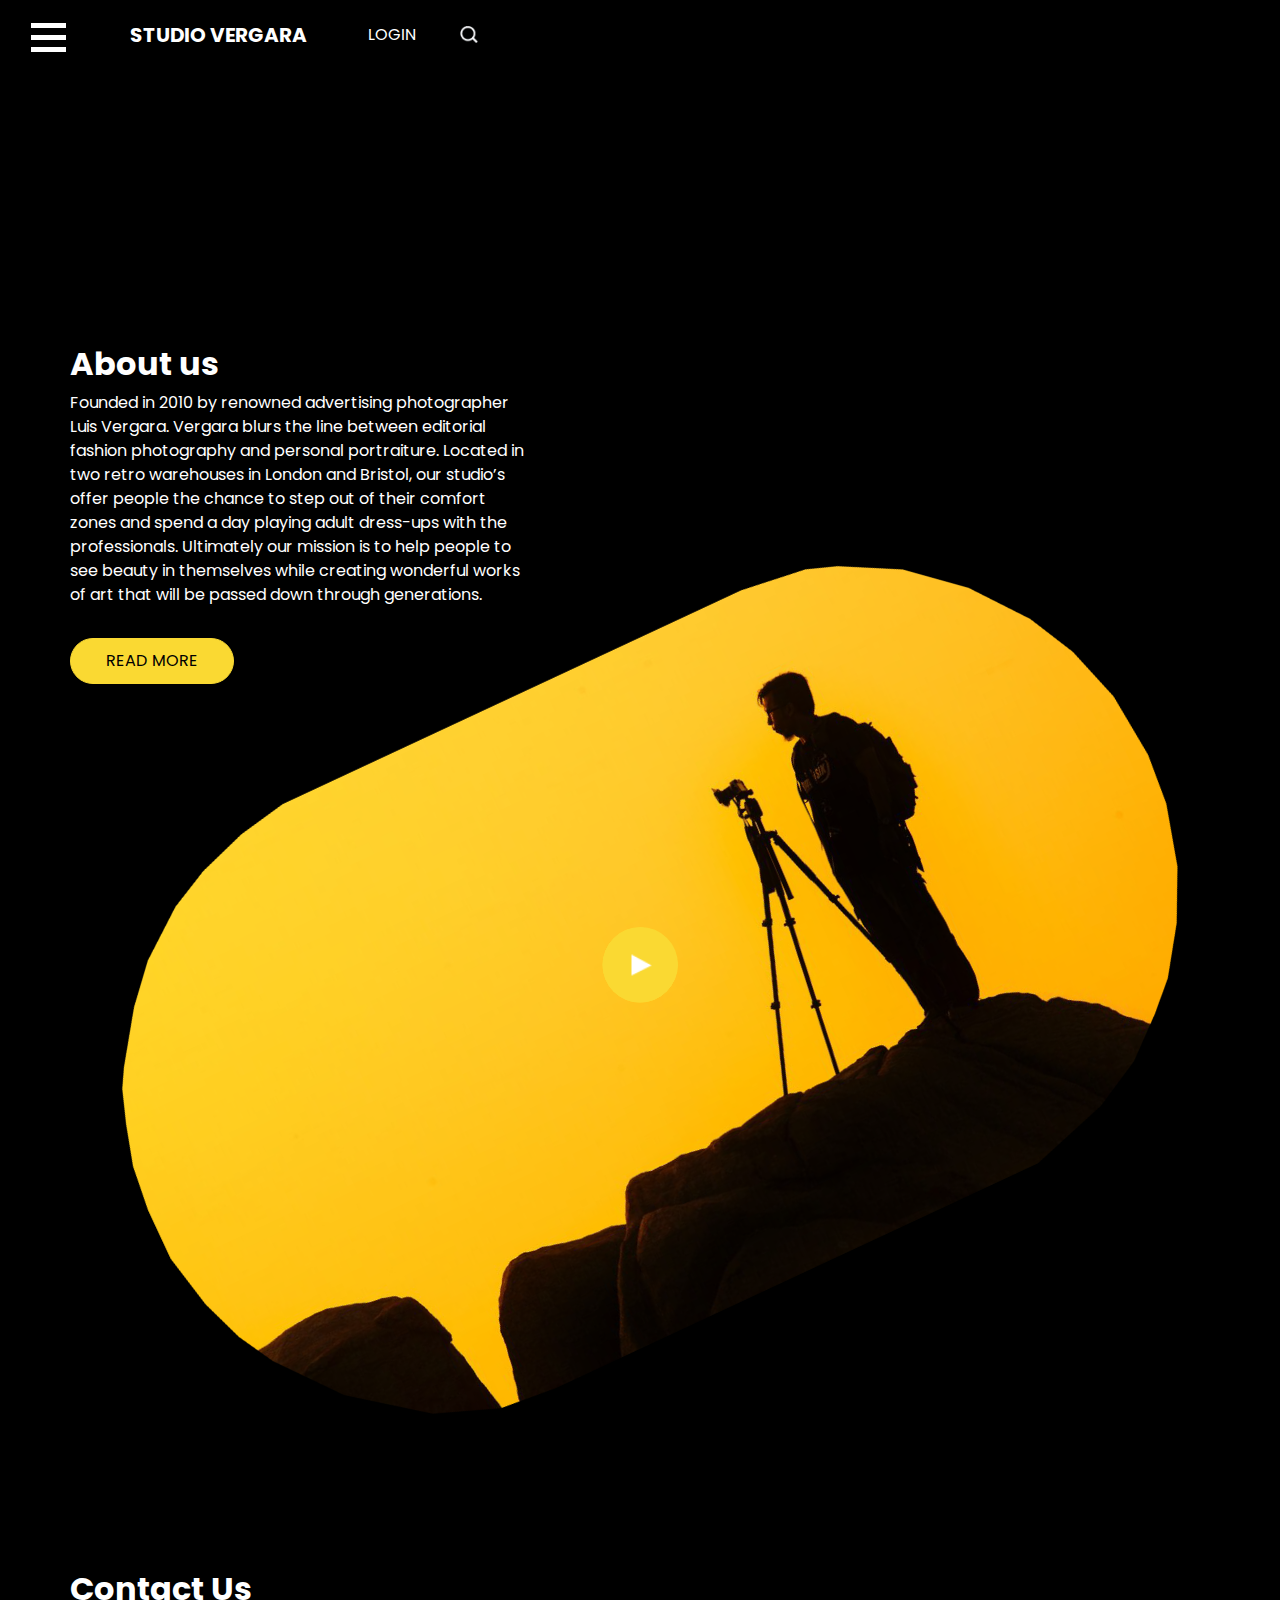
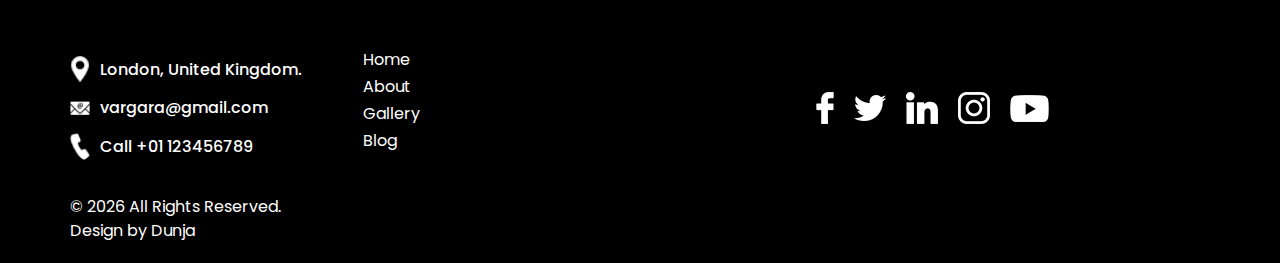
<file: about.html>
<!DOCTYPE html>
<html lang="en">

<head>
  <!-- Basic -->
  <meta charset="utf-8" />
  <meta http-equiv="X-UA-Compatible" content="IE=edge" />
  <!-- Mobile Metas -->
  <meta name="viewport" content="width=device-width, initial-scale=1, shrink-to-fit=no" />
  <!-- Site Metas -->
  <meta name="keywords" content="" />
  <meta name="description" content="" />
  <meta name="author" content="" />

  <title>Studio Vergara</title>

  <!-- slider stylesheet -->
  <link rel="stylesheet" type="text/css" href="https://cdnjs.cloudflare.com/ajax/libs/OwlCarousel2/2.3.4/assets/owl.carousel.min.css" />

  <!-- bootstrap core css -->
  <link rel="stylesheet" type="text/css" href="css/bootstrap.css" />

  <!-- Custom styles for this template -->
  <link href=" css/style.css" rel="stylesheet" />
  <!-- responsive style -->
  <link href="css/responsive.css" rel="stylesheet" />
</head>

<body class="sub_page">
  <div class="hero_area">
    <!-- header section strats -->
    <header class="header_section">
      <div class="container-fluid">
        <nav class="navbar navbar-expand-lg custom_nav-container d-block">
          <div class="main_nav_menu">
            <div class="fk_width">
              <div class="custom_menu-btn">
                <button onclick="openNav()">
                  <span class="s-1"> </span>
                  <span class="s-2"> </span>
                  <span class="s-3"> </span>
                </button>
              </div>
              <div id="myNav" class="overlay">
                <div class="overlay-content">
                  <a class="" href="index.html">Home <span class="sr-only">(current)</span></a>
                  <a class="" href="about.html">About </a>
                  <a class="" href="gallery.html">Gallery </a>
                  <a class="" href="blog.html">Blog </a>
                
                </div>
              </div>
            </div>
            <a class="navbar-brand" href="index.html">
              <span>
                Studio Vergara
              </span>
            </a>
            <div class="user_option">
              <a href="#">
                login
              </a>
              <form class="form-inline ">
                <button class="btn  nav_search-btn" type="submit"></button>
              </form>
            </div>
          </div>
        </nav>
      </div>
    </header>
    <!-- end header section -->
  </div>

  <div class="layout_padding">
    <!-- about section -->

    <section class="about_section layout_padding">
      <div class="container">
        <div class="row">
          <div class="col-md-5">
            <div class="detail-box">
              <div class="heading_container">
                <h2>
                  About us
                </h2>
                <p>
  
                  Founded in 2010 by renowned advertising photographer Luis Vergara. Vergara blurs the line between
                  editorial fashion photography and personal portraiture. Located in two retro warehouses in London and
                  Bristol, our studio’s offer people the chance to step out of their comfort zones and spend a day playing
                  adult dress-ups with the professionals.
  
                  Ultimately our mission is to help people to see beauty in themselves while creating wonderful works of
                  art that will be passed down through generations.
                </p>
                <a href="">
                  Read More
                </a>
              </div>
            </div>
          </div>
        </div>
      </div>
      <div class="img-box">
        <div class="play_btn">
          <a href="#">
            <img src="images/play.png" alt="" />
          </a>
        </div>
        <img src="images/about-img.png" class="about-img" alt="" />
      </div>
    </section>
  
    <!-- end about section -->
  </div>


  <!-- info section -->

  <section class="info_section ">
    <div class="info_container layout_padding-top">
      <div class="container">
        <div class="heading_container">
          <h2>
            Contact Us
          </h2>
        </div>
        <div class="info_main">
          <div class="row">
            <div class="col-md-4 col-lg-3">
              <div class="info_contact ">
                <a href="#" class="link-box">
                  <div class="img-box">
                    <img src="images/location.png" alt="" />
                  </div>
                  <div class="detail-box">
                    <h6>
                      London, United Kingdom.
                    </h6>
                  </div>
                </a>
                <a href="#" class="link-box">
                  <div class="img-box">
                    <img src="images/mail.png" alt="" />
                  </div>
                  <div class="detail-box">
                    <h6>
                      vargara@gmail.com
                    </h6>
                  </div>
                </a>
                <a href="#" class="link-box">
                  <div class="img-box">
                    <img src="images/call.png" alt="" />
                  </div>
                  <div class="detail-box">
                    <h6>
                      Call +01 123456789
                    </h6>
                  </div>
                </a>
              </div>
            </div>
            <div class="col-md-2 col-lg-3">
              <div class="info_link-box">
                <ul>
                  <li class=" ">
                    <a class="" href="index.html">Home <span class="sr-only">(current)</span></a>
                  </li>
                  <li class="">
                    <a class="" href="about.html">About </a>
                  </li>
                  <li class="">
                    <a class="" href="gallery.html">Gallery </a>
                  </li>
                  <li class="">
                    <a class="" href="blog.html">Blog </a>
                  </li>
                </ul>
              </div>
            </div>
            <div class="col-md-6 ">
              <div class="social_box">
                <a href="#">
                  <img src="images/facebook.png" alt="" />
                </a>
                <a href="#">
                  <img src="images/twitter.png" alt="" />
                </a>
                <a href="#">
                  <img src="images/linkedin.png" alt="" />
                </a>
                <a href="#">
                  <img src="images/instagram.png" alt="" />
                </a>
                <a href="#">
                  <img src="images/youtube.png" alt="" />
                </a>
              </div>
            </div>
          </div>
        </div>
      </div>
    </div>
  </section>

  <!-- end info section -->

  <!-- footer section -->
  <footer class="footer_section ">
    <div class="container">
      <p>
        &copy; <span id="displayYear"></span> All Rights Reserved. <br>
          Design by Dunja</a>
      </p>
    </div>
  </footer>
  <!-- footer section -->

  <script src="js/jquery-3.4.1.min.js"></script>
  <script src="js/bootstrap.js"></script>
  <script src="https://cdnjs.cloudflare.com/ajax/libs/OwlCarousel2/2.3.4/owl.carousel.min.js"></script>
  <script src="js/custom.js"></script>
</body>

</html>
</file>
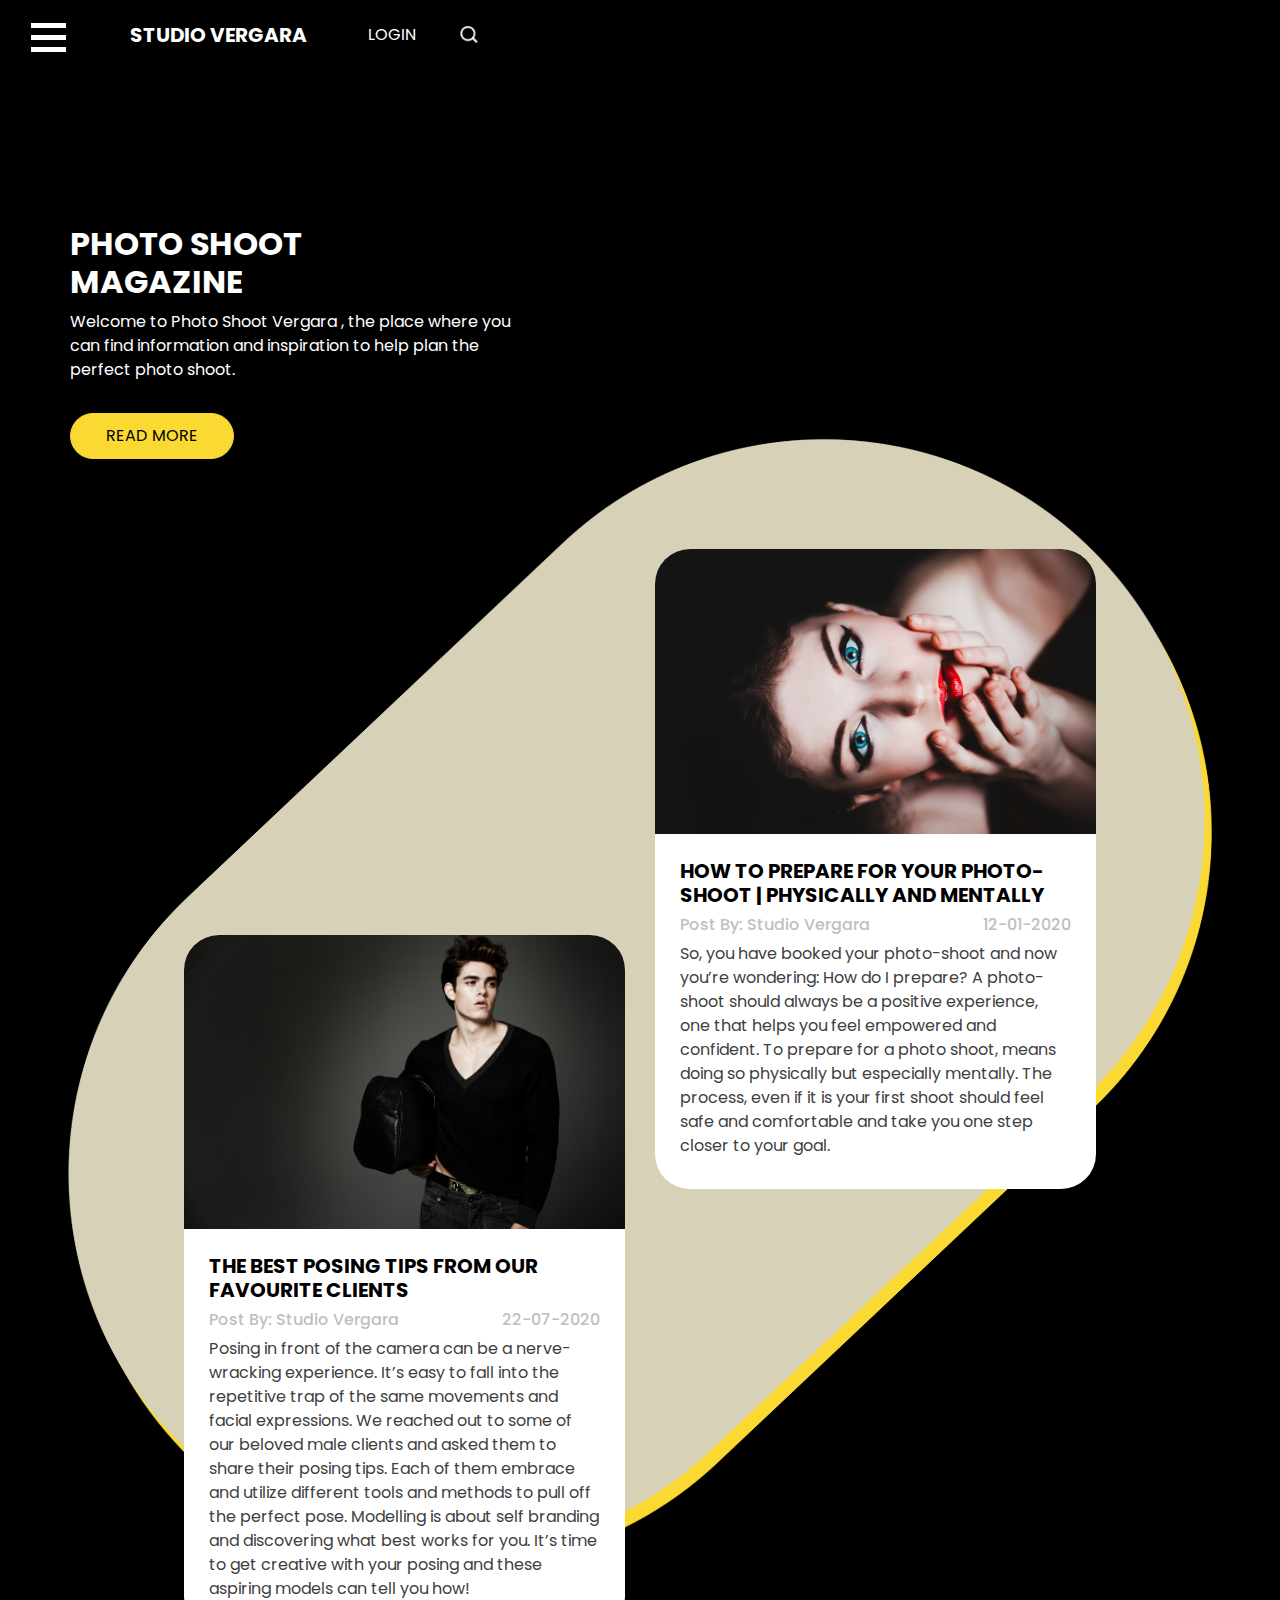
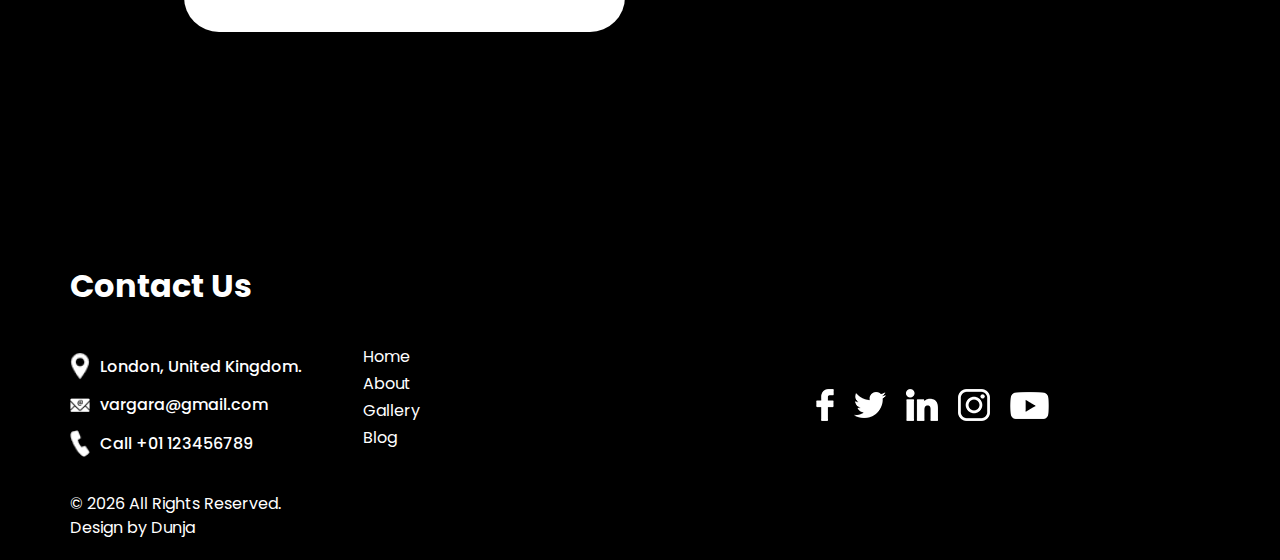
<file: blog.html>
<!DOCTYPE html>
<html lang="en">

<head>
  <!-- Basic -->
  <meta charset="utf-8" />
  <meta http-equiv="X-UA-Compatible" content="IE=edge" />
  <!-- Mobile Metas -->
  <meta name="viewport" content="width=device-width, initial-scale=1, shrink-to-fit=no" />
  <!-- Site Metas -->
  <meta name="keywords" content="" />
  <meta name="description" content="" />
  <meta name="author" content="" />

  <title> Studio Vergara</title>

  <!-- slider stylesheet -->
  <link rel="stylesheet" type="text/css" href="https://cdnjs.cloudflare.com/ajax/libs/OwlCarousel2/2.3.4/assets/owl.carousel.min.css" />

  <!-- bootstrap core css -->
  <link rel="stylesheet" type="text/css" href="css/bootstrap.css" />

  <!-- Custom styles for this template -->
  <link href=" css/style.css" rel="stylesheet" />
  <!-- responsive style -->
  <link href="css/responsive.css" rel="stylesheet" />
</head>

<body class="sub_page">
  <div class="hero_area">
    <!-- header section strats -->
    <header class="header_section">
      <div class="container-fluid">
        <nav class="navbar navbar-expand-lg custom_nav-container d-block">
          <div class="main_nav_menu">
            <div class="fk_width">
              <div class="custom_menu-btn">
                <button onclick="openNav()">
                  <span class="s-1"> </span>
                  <span class="s-2"> </span>
                  <span class="s-3"> </span>
                </button>
              </div>
              <div id="myNav" class="overlay">
                <div class="overlay-content">
                  <a class="" href="index.html">Home <span class="sr-only">(current)</span></a>
                  <a class="" href="about.html">About </a>
                  <a class="" href="gallery.html">Gallery </a>
                  <a class="" href="blog.html">Blog </a>
                 
                </div>
              </div>
            </div>
            <a class="navbar-brand" href="index.html">
              <span>
                Studio Vergara
              </span>
            </a>
            <div class="user_option">
              <a href="#">
                login
              </a>
              <form class="form-inline ">
                <button class="btn  nav_search-btn" type="submit"></button>
              </form>
            </div>
          </div>
        </nav>
      </div>
    </header>
    <!-- end header section -->
  </div>

  <div class="layout_padding-bottom">

    <!-- blog section -->
    <section class="blog_section layout_padding">
      <div class="container">
        <div class="row">
          <div class="col-md-5">
            <div class="detail-box">
              <div class="heading_container">
                <h2>
                  PHOTO SHOOT <br> MAGAZINE
                </h2>
                <p>
                  Welcome to Photo Shoot Vergara , the place where you can find information and inspiration to help plan
                  the perfect photo shoot.
                </p>
                <a href="">
                  Read More
                </a>
              </div>
            </div>
          </div>
        </div>
      </div>
      <div class="blog_container">
        <div class="blog_bg">
          <img src="images/gallery-bg.png" alt="" />
        </div>
        <div class="container">
          <div class="blog_box">
            <div class="row">
              <div class="col-md-6">
                <div class="box b1">
                  <div class="img-box">
                    <img src="images/2.jpg" alt="" />
                  </div>
                  <div class="blog-detail">
                    <div class="blog_title">
                      <h5>
                        THE BEST POSING TIPS FROM OUR FAVOURITE CLIENTS
                      </h5>
                      <div class="blog_post">
                        <h6>
                          Post By: Studio Vergara
                        </h6>
                        <h6>
                          22-07-2020
                        </h6>
                      </div>
                    </div>
                    <p>
                      Posing in front of the camera can be a nerve-wracking experience. It’s easy to fall into the
                      repetitive trap of the same movements and facial expressions. We reached out to some of our beloved
                      male clients and asked them to share their posing tips. Each of them embrace and utilize different
                      tools and methods to pull off the perfect pose. Modelling is about self branding and discovering
                      what best works for you. It’s time to get creative with your posing and these aspiring models can
                      tell you how!
                    </p>
                  </div>
                </div>
              </div>
              <div class="col-md-6">
                <div class="box b2">
                  <div class="img-box">
                    <img src="images/4.jpg" alt="" />
                  </div>
                  <div class="blog-detail">
                    <div class="blog_title">
                      <h5>
                        HOW TO PREPARE FOR YOUR PHOTO-SHOOT | PHYSICALLY AND MENTALLY
                      </h5>
                      <div class="blog_post">
                        <h6>
                          Post By: Studio Vergara
                        </h6>
                        <h6>
                          12-01-2020
                        </h6>
                      </div>
                    </div>
                    <p>
                      So, you have booked your photo-shoot and now you’re wondering: How do I prepare?
                      A photo-shoot should always be a positive experience, one that helps you feel empowered and
                      confident. To prepare for a photo shoot, means doing so physically but especially mentally.
                      The process, even if it is your first shoot should feel safe and comfortable and take you one step
                      closer to your goal.
                    </p>
                  </div>
                </div>
              </div>
            </div>
          </div>
        </div>
      </div>
    </section>
    <!-- end blog section -->
  </div>

  <!-- info section -->

  <section class="info_section ">
    <div class="info_container layout_padding-top">
      <div class="container">
        <div class="heading_container">
          <h2>
            Contact Us
          </h2>
        </div>
        <div class="info_main">
          <div class="row">
            <div class="col-md-4 col-lg-3">
              <div class="info_contact ">
                <a href="#" class="link-box">
                  <div class="img-box">
                    <img src="images/location.png" alt="" />
                  </div>
                  <div class="detail-box">
                    <h6>
                      London, United Kingdom.
                    </h6>
                  </div>
                </a>
                <a href="#" class="link-box">
                  <div class="img-box">
                    <img src="images/mail.png" alt="" />
                  </div>
                  <div class="detail-box">
                    <h6>
                      vargara@gmail.com
                    </h6>
                  </div>
                </a>
                <a href="#" class="link-box">
                  <div class="img-box">
                    <img src="images/call.png" alt="" />
                  </div>
                  <div class="detail-box">
                    <h6>
                      Call +01 123456789
                    </h6>
                  </div>
                </a>
              </div>
            </div>
            <div class="col-md-2 col-lg-3">
              <div class="info_link-box">
                <ul>
                  <li class=" ">
                    <a class="" href="index.html">Home <span class="sr-only">(current)</span></a>
                  </li>
                  <li class="">
                    <a class="" href="about.html">About </a>
                  </li>
                  <li class="">
                    <a class="" href="gallery.html">Gallery </a>
                  </li>
                  <li class="">
                    <a class="" href="blog.html">Blog </a>
                  </li>
                </ul>
              </div>
            </div>
            <div class="col-md-6 ">
              <div class="social_box">
                <a href="#">
                  <img src="images/facebook.png" alt="" />
                </a>
                <a href="#">
                  <img src="images/twitter.png" alt="" />
                </a>
                <a href="#">
                  <img src="images/linkedin.png" alt="" />
                </a>
                <a href="#">
                  <img src="images/instagram.png" alt="" />
                </a>
                <a href="#">
                  <img src="images/youtube.png" alt="" />
                </a>
              </div>
            </div>
          </div>
        </div>
      </div>
    </div>
  </section>

  <!-- end info section -->

  <!-- footer section -->
  <footer class="footer_section ">
    <div class="container">
      <p>
        &copy; <span id="displayYear"></span> All Rights Reserved. <br>
          Design by Dunja</a>
      </p>
    </div>
  </footer>
  <!-- footer section -->

  <script src="js/jquery-3.4.1.min.js"></script>
  <script src="js/bootstrap.js"></script>
  <script src="https://cdnjs.cloudflare.com/ajax/libs/OwlCarousel2/2.3.4/owl.carousel.min.js"></script>
  <script src="js/custom.js"></script>
</body>

</html>
</file>
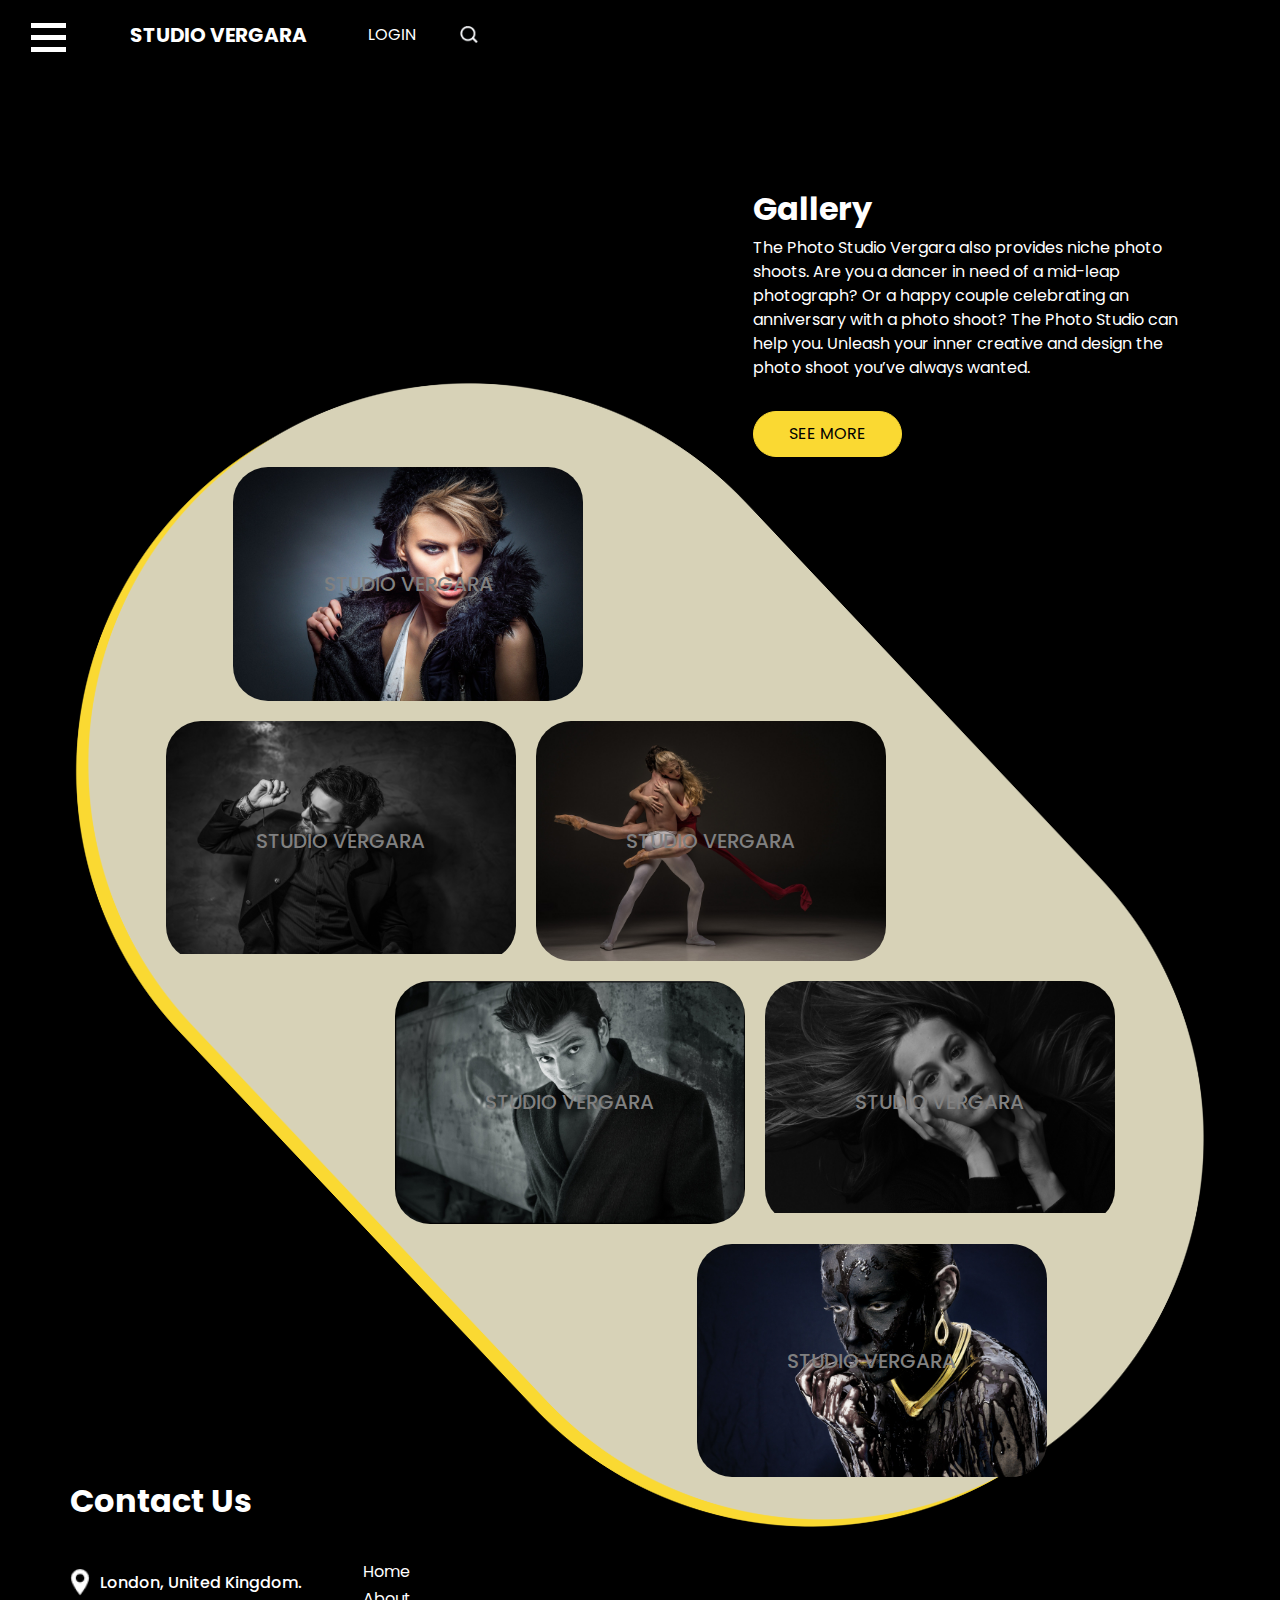
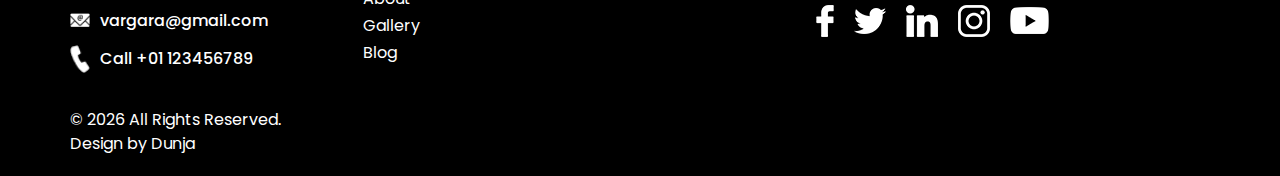
<file: gallery.html>
<!DOCTYPE html>
<html lang="en">

<head>
  <!-- Basic -->
  <meta charset="utf-8" />
  <meta http-equiv="X-UA-Compatible" content="IE=edge" />
  <!-- Mobile Metas -->
  <meta name="viewport" content="width=device-width, initial-scale=1, shrink-to-fit=no" />
  <!-- Site Metas -->
  <meta name="keywords" content="" />
  <meta name="description" content="" />
  <meta name="author" content="" />

  <title>Studio Vergara</title>

  <!-- slider stylesheet -->
  <link rel="stylesheet" type="text/css" href="https://cdnjs.cloudflare.com/ajax/libs/OwlCarousel2/2.3.4/assets/owl.carousel.min.css" />

  <!-- bootstrap core css -->
  <link rel="stylesheet" type="text/css" href="css/bootstrap.css" />

  <!-- Custom styles for this template -->
  <link href=" css/style.css" rel="stylesheet" />
  <!-- responsive style -->
  <link href="css/responsive.css" rel="stylesheet" />
</head>

<body class="sub_page">
  <div class="hero_area">
    <!-- header section strats -->
    <header class="header_section">
      <div class="container-fluid">
        <nav class="navbar navbar-expand-lg custom_nav-container d-block">
          <div class="main_nav_menu">
            <div class="fk_width">
              <div class="custom_menu-btn">
                <button onclick="openNav()">
                  <span class="s-1"> </span>
                  <span class="s-2"> </span>
                  <span class="s-3"> </span>
                </button>
              </div>
              <div id="myNav" class="overlay">
                <div class="overlay-content">
                  <a class="" href="index.html">Home <span class="sr-only">(current)</span></a>
                  <a class="" href="about.html">About </a>
                  <a class="" href="gallery.html">Gallery </a>
                  <a class="" href="blog.html">Blog </a>
                
                </div>
              </div>
            </div>
            <a class="navbar-brand" href="index.html">
              <span>
                Studio Vergara
              </span>
            </a>
            <div class="user_option">
              <a href="#">
                login
              </a>
              <form class="form-inline ">
                <button class="btn  nav_search-btn" type="submit"></button>
              </form>
            </div>
          </div>
        </nav>
      </div>
    </header>
    <!-- end header section -->

  </div>


  <!-- gallery section -->
  <section class="gallery_section layout_padding-top">
    <div class="container">
      <div class="row">
        <div class="col-lg-5 ml-auto">
          <div class="heading_container">
            <h2>
              Gallery
            </h2>
            <p>
              The Photo Studio Vergara also provides niche photo shoots. Are you a dancer in need of a mid-leap
              photograph? Or a
              happy couple celebrating an anniversary with a photo shoot? The Photo Studio can help you. Unleash your
              inner creative and design the photo shoot you’ve always wanted.
            </p>
            <a href="">
              See More
            </a>
          </div>
        </div>
      </div>
    </div>
    <div class="gallery_container">
      <div class="gallery_bg">
        <img src="images/gallery-bg.png" alt="" />
      </div>
      <div class="container">
        <div class="gallery_box">
          <div class="box b1">
            <div class="img-box">
              <img src="images/44.jpg" alt="" />
              <h5>
                Studio
                Vergara
              </h5>
            </div>
          </div>
          <div class="box b2">
            <div class="img-box">
              <img src="images/55.jpg" alt="" />
              <h5>
                Studio
                Vergara
              </h5>
            </div>
            <div class="img-box">
              <img src="images/6.jpg" alt="" />
              <h5>
                Studio
                Vergara
              </h5>
            </div>
          </div>
          <div class="box b3">
            <div class="img-box">
              <img src="images/33.jpg" alt="" />
              <h5>
                Studio
                Vergara
              </h5>
            </div>
            <div class="img-box">
              <img src="images/22.jpg" alt="" />
              <h5>
                Studio
                Vergara
              </h5>
            </div>
          </div>
          <div class="box b4">
            <div class="img-box">
              <img src="images/66.jpg" alt="" />
              <h5>
                Studio
                Vergara
              </h5>
            </div>
          </div>
        </div>
      </div>
    </div>
  </section>
  <!-- end gallery section -->

  <!-- info section -->

  <section class="info_section ">
    <div class="info_container layout_padding-top">
      <div class="container">
        <div class="heading_container">
          <h2>
            Contact Us
          </h2>
        </div>
        <div class="info_main">
          <div class="row">
            <div class="col-md-4 col-lg-3">
              <div class="info_contact ">
                <a href="#" class="link-box">
                  <div class="img-box">
                    <img src="images/location.png" alt="" />
                  </div>
                  <div class="detail-box">
                    <h6>
                      London, United Kingdom.
                    </h6>
                  </div>
                </a>
                <a href="#" class="link-box">
                  <div class="img-box">
                    <img src="images/mail.png" alt="" />
                  </div>
                  <div class="detail-box">
                    <h6>
                      vargara@gmail.com
                    </h6>
                  </div>
                </a>
                <a href="#" class="link-box">
                  <div class="img-box">
                    <img src="images/call.png" alt="" />
                  </div>
                  <div class="detail-box">
                    <h6>
                      Call +01 123456789
                    </h6>
                  </div>
                </a>
              </div>
            </div>
            <div class="col-md-2 col-lg-3">
              <div class="info_link-box">
                <ul>
                  <li class=" ">
                    <a class="" href="index.html">Home <span class="sr-only">(current)</span></a>
                  </li>
                  <li class="">
                    <a class="" href="about.html">About </a>
                  </li>
                  <li class="">
                    <a class="" href="gallery.html">Gallery </a>
                  </li>
                  <li class="">
                    <a class="" href="blog.html">Blog </a>
                  </li>
                </ul>
              </div>
            </div>
            <div class="col-md-6 ">
              <div class="social_box">
                <a href="#">
                  <img src="images/facebook.png" alt="" />
                </a>
                <a href="#">
                  <img src="images/twitter.png" alt="" />
                </a>
                <a href="#">
                  <img src="images/linkedin.png" alt="" />
                </a>
                <a href="#">
                  <img src="images/instagram.png" alt="" />
                </a>
                <a href="#">
                  <img src="images/youtube.png" alt="" />
                </a>
              </div>
            </div>
          </div>
        </div>
      </div>
    </div>
  </section>
  <!-- end info section -->

  <!-- footer section -->
  <footer class="footer_section ">
    <div class="container">
      <p>
        &copy; <span id="displayYear"></span> All Rights Reserved. <br>
          Design by Dunja</a>
      </p>
    </div>
  </footer>
  <!-- footer section -->

  <script src="js/jquery-3.4.1.min.js"></script>
  <script src="js/bootstrap.js"></script>
  <script src="https://cdnjs.cloudflare.com/ajax/libs/OwlCarousel2/2.3.4/owl.carousel.min.js"></script>
  <script src="js/custom.js"></script>
</body>

</html>
</file>
<file: css/style.css>
@import url("https://fonts.googleapis.com/css2?family=Open+Sans:wght@400;700&family=Poppins:wght@400;500;700&display=swap");
@font-face {
  font-family: "Andale Mono";
  src: url(../fonts/AndaleMono.ttf);
}

html {
  scroll-behavior: smooth;
  overflow-x: hidden;
}

body {
  font-family: "Poppins", sans-serif;
  color: #ffffff;
  background-color:black;
}

.layout_margin {
  margin-top: 90px;
  margin-bottom: 90px;
}

.layout_padding {
  padding-top: 120px;
  padding-bottom: 120px;
}

.layout_padding2 {
  padding-top: 45px;
  padding-bottom: 45px;
}

.layout_padding2-top {
  padding-top: 45px;
}

.layout_padding2-bottom {
  padding-bottom: 45px;
}

.layout_padding-top {
  padding-top: 120px;
}

.layout_padding-bottom {
  padding-bottom: 120px;
}

.heading_container {
  display: -webkit-box;
  display: -ms-flexbox;
  display: flex;
  -webkit-box-orient: vertical;
  -webkit-box-direction: normal;
      -ms-flex-direction: column;
          flex-direction: column;
  -webkit-box-align: start;
      -ms-flex-align: start;
          align-items: flex-start;
  color: #ffffff;
}

.heading_container h2 {
  font-weight: bold;
}

.heading_container a {
  display: inline-block;
  background: #fad932;
  color: #000000;
  padding: 10px 35px;
  border-radius: 30px;
  border: 1px solid #fad932;
  -webkit-transition: all 0.3s;
  transition: all 0.3s;
  text-transform: uppercase;
  margin-top: 15px;
}

.heading_container a:hover {
  background: transparent;
  color: #fad932;
}

@-webkit-keyframes hueAnimate {
  0% {
    -webkit-filter: hue-rotate(0deg);
            filter: hue-rotate(0deg);
  }
  100% {
    -webkit-filter: hue-rotate(360deg);
            filter: hue-rotate(360deg);
  }
}

@keyframes hueAnimate {
  0% {
    -webkit-filter: hue-rotate(0deg);
            filter: hue-rotate(0deg);
  }
  100% {
    -webkit-filter: hue-rotate(360deg);
            filter: hue-rotate(360deg);
  }
}

/*header section*/
.hero_area {
  position: relative;
}

.sub_page .info_section .social_box {
  -webkit-filter: invert(100%);
          filter: invert(100%);
}

.header_section .container-fluid {
  padding-right: 25px;
  padding-left: 25px;
}

.header_section .nav_container {
  margin: 0 auto;
}

.custom_nav-container.navbar-expand-lg .navbar-nav .nav-link img {
  width: 22px;
  margin-right: 15px;
}

.custom_nav-container.navbar-expand-lg .navbar-nav .nav-link {
  padding: 0px 25px;
  color: #fefeff;
  text-align: center;
  font-family: "Roboto", sans-serif;
}

.custom_menu-btn {
  z-index: 9;
  position: absolute;
  left: 0;
  top: 15px;
}

.custom_menu-btn button {
  outline: none;
  border: none;
  background-color: transparent;
}

.custom_menu-btn span {
  display: block;
  width: 35px;
  height: 5px;
  background-color: #fff;
  margin: 7px 0;
  -webkit-transition: all 0.3s;
  transition: all 0.3s;
}

.custom_menu-btn .s-2 {
  -webkit-transition: all 0.1s;
  transition: all 0.1s;
}

.menu_btn-style {
  position: fixed;
  left: 22px;
  top: 15px;
}

.menu_btn-style button {
  -webkit-transform: translateX(14px);
          transform: translateX(14px);
}

.menu_btn-style button .s-1 {
  -webkit-transform: rotate(45deg) translateY(17px);
          transform: rotate(45deg) translateY(17px);
}

.menu_btn-style button .s-2 {
  -webkit-transform: translateX(-100px);
          transform: translateX(-100px);
}

.menu_btn-style button .s-3 {
  -webkit-transform: rotate(-45deg) translateY(-17px);
          transform: rotate(-45deg) translateY(-17px);
}

.position-unset {
  position: unset;
}

.navbar-expand-lg .navbar-collapse {
  -webkit-box-flex: 0;
      -ms-flex-positive: 0;
          flex-grow: 0;
}

.overlay {
  height: 100%;
  width: 0;
  position: fixed;
  z-index: 1;
  top: 0;
  left: 0;
  background: rgba(0, 0, 0, 0.856);
  overflow-x: hidden;
  -webkit-transition: 0.5s;
  transition: 0.5s;
}

.overlay .closebtn {
  position: absolute;
  top: 0;
  right: 30px;
  font-size: 60px;
}

.overlay a {
  display: inline-block;
  padding: 10px 15px;
  text-decoration: none;
  font-size: 18px;
  text-transform: uppercase;
  color: #ffffff;
  margin: 10px 0;
  display: block;
  -webkit-transition: 0.3s;
  transition: 0.3s;
  border: 1.5px solid #ffffff;
  border-radius: 5px;
  width: 190px;
}

.overlay a:hover {
  border-color: transparent;
  background-color: #ffffff;
}

.overlay-content {
  position: relative;
  top: 20%;
  width: 100%;
  text-align: center;
  margin-top: 30px;
  display: -webkit-box;
  display: -ms-flexbox;
  display: flex;
  -webkit-box-orient: vertical;
  -webkit-box-direction: normal;
      -ms-flex-direction: column;
          flex-direction: column;
  -webkit-box-align: center;
      -ms-flex-align: center;
          align-items: center;
}

.menu_width {
  width: 100%;
}

.scroll-y-hidden {
  overflow-y: hidden;
}

a,
a:hover,
a:focus {
  text-decoration: none;
}

a:hover,
a:focus {
  color: initial;
}

.btn,
.btn:focus {
  outline: none !important;
  -webkit-box-shadow: none;
          box-shadow: none;
}

.fk_width {
  width: 105px;
}

.custom_nav-container .nav_search-btn {
  background-image: url(../images/search-icon.png);
  background-size: 18px;
  background-repeat: no-repeat;
  width: 35px;
  height: 35px;
  padding: 0;
  border: none;
  background-position: center;
}

.navbar-brand {
  display: -webkit-box;
  display: -ms-flexbox;
  display: flex;
}

.navbar-brand span {
  color: #ffffff;
  font-weight: bold;
  text-transform: uppercase;
}

.custom_nav-container {
  z-index: 99999;
  padding: 15px 0;
  -webkit-box-pack: start;
      -ms-flex-pack: start;
          justify-content: flex-start;
}

.custom_nav-container .navbar-toggler {
  outline: none;
}

.custom_nav-container .navbar-toggler .navbar-toggler-icon {
  background-image: url(../images/menu.png);
  background-size: 55px;
}

.main_nav_menu {
  display: -webkit-box;
  display: -ms-flexbox;
  display: flex;
}

.user_option {
  display: -webkit-box;
  display: -ms-flexbox;
  display: flex;
  -webkit-box-align: center;
      -ms-flex-align: center;
          align-items: center;
  margin-left: 45px;
}

.user_option a {
  display: -webkit-box;
  display: -ms-flexbox;
  display: flex;
  -webkit-box-align: center;
      -ms-flex-align: center;
          align-items: center;
  margin-right: 35px;
  color: #ffffff;
  text-transform: uppercase;
}

.user_option a img {
  width: 20px;
  margin-right: 10px;
}

.user_option a span {
  color: #ffffff;
}

/*end header section*/
.slider_section {
  padding-top: 45px;
}

.slider_section #carouselExampleIndicators {
  -webkit-box-flex: 1;
      -ms-flex: 1;
          flex: 1;
}

.slider_section .detail-box {
  color: #ffffff;
  margin-top: 75px;
}

.slider_section .detail-box h1 {
  font-size: 3rem;
  font-family: "Andale Mono";
}

.slider_section .detail-box p {
  margin-top: 15px;
}

.slider_section .detail-box a {
  display: inline-block;
  background: #fad932;
  color: #000000;
  padding: 10px 25px;
  border-radius: 30px;
  border: 1px solid #fad932;
  -webkit-transition: all 0.3s;
  transition: all 0.3s;
  text-transform: uppercase;
  margin-top: 35px;
}

.slider_section .detail-box a:hover {
  background: transparent;
  color: #fad932;
}

.slider_section .img-box {
  margin-top: -125px;
}

.slider_section .img-box img {
  width: 100%;
}

.slider_section .img-box::before {
  content: "";
  position: absolute;
  top: -135px;
  left: 0;
  width: 100%;
  height: 100%;
  background: -webkit-gradient(linear, left top, left bottom, from(#000000), color-stop(transparent), to(transparent));
  background: linear-gradient(to bottom, #000000, transparent, transparent);
  z-index: 1;
  display: none;
}

.slider_section .carousel_control-box {
  display: -webkit-box;
  display: -ms-flexbox;
  display: flex;
  -webkit-box-align: center;
      -ms-flex-align: center;
          align-items: center;
  margin-top: 45px;
}

.slider_section .carousel_btn-container {
  width: 95px;
  min-width: 95px;
  display: -webkit-box;
  display: -ms-flexbox;
  display: flex;
  -webkit-box-pack: justify;
      -ms-flex-pack: justify;
          justify-content: space-between;
  z-index: 999;
}

.slider_section .carousel_btn-container .carousel-control-prev,
.slider_section .carousel_btn-container .carousel-control-next {
  position: unset;
  width: 45px;
  height: 45px;
  border: none;
  border-radius: 100%;
  opacity: 1;
  background-repeat: no-repeat;
  background-size: 10px;
  background-position: center;
  border: 1.5px solid #ffffff;
  background-color: transparent;
}

.slider_section .carousel_btn-container .carousel-control-prev:hover,
.slider_section .carousel_btn-container .carousel-control-next:hover {
  background-color: #fad932;
  border-color: transparent;
}

.slider_section .carousel_btn-container .carousel-control-prev {
  background-image: url(../images/prev.png);
}

.slider_section .carousel_btn-container .carousel-control-next {
  background-image: url(../images/next.png);
}

.slider_section .carousel-indicators {
  width: 550px;
  min-width: 550px;
  position: relative;
  margin: 0;
  margin-left: 35px;
  -webkit-box-pack: justify;
      -ms-flex-pack: justify;
          justify-content: space-between;
}

.slider_section .carousel-indicators::before {
  content: "";
  width: calc(100% - 75px);
  height: 1px;
  position: absolute;
  top: 50%;
  left: calc(50% - 8px);
  -webkit-transform: translate(-50%, -50%);
          transform: translate(-50%, -50%);
  background-color: #ffffff;
}

.slider_section .carousel-indicators .ol_design {
  width: 20px;
  height: 20px;
  position: absolute;
  top: 50%;
  left: calc(0% + 35px);
  -webkit-transform: translate(-50%, -50%);
          transform: translate(-50%, -50%);
  border-radius: 100%;
  background-color: #fad932;
  -webkit-transition: all .3s;
  transition: all .3s;
  z-index: 2;
}

.slider_section .carousel-indicators li {
  height: auto;
  border: none;
  opacity: 1;
  color: #ffffff;
  text-indent: 0;
  background-color: transparent;
}

.about_section .detail-box {
  margin: 35px auto;
  position: relative;
  z-index: 2;
}

.about_section .img-box {
  width: 90%;
  margin: auto;
  position: relative;
  background-repeat: no-repeat;
  margin-top: -125px;
}

.about_section .img-box .play_btn {
  background: #fad932;
  display: -webkit-box;
  display: -ms-flexbox;
  display: flex;
  -webkit-box-align: center;
      -ms-flex-align: center;
          align-items: center;
  -webkit-box-pack: center;
      -ms-flex-pack: center;
          justify-content: center;
  border-radius: 100%;
  width: 75px;
  height: 75px;
  position: absolute;
  z-index: 3;
  top: 50%;
  left: 50%;
  -webkit-transform: translate(-50%, -50%);
          transform: translate(-50%, -50%);
}

.about_section .img-box .play_btn button {
  -webkit-box-shadow: none;
          box-shadow: none;
  background-color: transparent;
  border: none;
  position: relative;
  z-index: 5;
}

.about_section .img-box .play_btn a {
  background: #fad932;
  display: -webkit-box;
  display: -ms-flexbox;
  display: flex;
  -webkit-box-align: center;
      -ms-flex-align: center;
          align-items: center;
  -webkit-box-pack: center;
      -ms-flex-pack: center;
          justify-content: center;
  border-radius: 100%;
  width: 75px;
  height: 75px;
  position: relative;
  z-index: 5;
}

.about_section .img-box .play_btn img {
  width: 20px;
  margin-left: 3px;
}

.about_section .img-box .play_btn::before {
  content: "";
  width: 100%;
  height: 100%;
  position: absolute;
  top: 50%;
  left: 50%;
  background: #fad932;
  opacity: 1;
  border-radius: 100%;
  -webkit-transform: translate(-50%, -50%);
          transform: translate(-50%, -50%);
}

.about_section .img-box .play_btn::before {
  z-index: 2;
  -webkit-animation: before-animation 1500ms infinite;
          animation: before-animation 1500ms infinite;
}

@-webkit-keyframes before-animation {
  0% {
    -webkit-transform: translateX(-50%) translateY(-50%) translateZ(0) scale(1);
            transform: translateX(-50%) translateY(-50%) translateZ(0) scale(1);
    opacity: 1;
  }
  100% {
    -webkit-transform: translateX(-50%) translateY(-50%) translateZ(0) scale(1.5);
            transform: translateX(-50%) translateY(-50%) translateZ(0) scale(1.5);
    opacity: 0;
  }
}

@keyframes before-animation {
  0% {
    -webkit-transform: translateX(-50%) translateY(-50%) translateZ(0) scale(1);
            transform: translateX(-50%) translateY(-50%) translateZ(0) scale(1);
    opacity: 1;
  }
  100% {
    -webkit-transform: translateX(-50%) translateY(-50%) translateZ(0) scale(1.5);
            transform: translateX(-50%) translateY(-50%) translateZ(0) scale(1.5);
    opacity: 0;
  }
}

.about_section .img-box .about-img {
  width: 100%;
  -webkit-transform: rotate(-25deg);
          transform: rotate(-25deg);
  -webkit-animation: hueAnimate .7s infinite;
          animation: hueAnimate .7s infinite;
}

.about_section .btn-box {
  display: -webkit-box;
  display: -ms-flexbox;
  display: flex;
  -webkit-box-pack: center;
      -ms-flex-pack: center;
          justify-content: center;
  margin-top: 75px;
  margin-bottom: 175px;
}

.about_section .btn-box a {
  display: inline-block;
  background: #ffffff;
  color: #000000;
  padding: 10px 40px;
  border-radius: 30px;
  border: 1px solid #ffffff;
  -webkit-transition: all 0.3s;
  transition: all 0.3s;
}

.about_section .btn-box a:hover {
  background: transparent;
  color: #ffffff;
}

.gallery_section .gallery_container {
  position: relative;
  max-width: 1500px;
  margin: auto;
}

.gallery_section .gallery_container .gallery_bg {
  position: absolute;
  width: 100%;
  top: 10%;
  margin-left: 0;
  -webkit-transform: rotate(45deg);
          transform: rotate(45deg);
  z-index: -1;
}

.gallery_section .gallery_container .gallery_bg img {
  width: 100%;
}

.gallery_section .gallery_container .gallery_box {
  width: 85%;
  margin: auto;
}

.gallery_section .gallery_container .box {
  display: -webkit-box;
  display: -ms-flexbox;
  display: flex;
}

.gallery_section .gallery_container .box.b1 .img-box {
  margin-left: 8%;
}

.gallery_section .gallery_container .box.b3 {
  -webkit-box-pack: end;
      -ms-flex-pack: end;
          justify-content: flex-end;
}

.gallery_section .gallery_container .box.b4 {
  -webkit-box-pack: end;
      -ms-flex-pack: end;
          justify-content: flex-end;
}

.gallery_section .gallery_container .box.b4 .img-box {
  margin-right: 8%;
}

.gallery_section .gallery_container .box .img-box {
  position: relative;
  margin: 10px;
  border-radius: 35px;
  overflow: hidden;
  width: 350px;
}

.gallery_section .gallery_container .box .img-box img {
  width: 100%;
}

.gallery_section .gallery_container .box .img-box h5 {
  color: gray;
  position: absolute;
  margin: 0;
  top: 50%;
  left: 50%;
  -webkit-transform: translate(-50%, -50%);
          transform: translate(-50%, -50%);
  text-transform: uppercase;
}

.blog_section .detail-box {
  margin: 35px auto;
  position: relative;
  z-index: 2;
}

.blog_section .blog_container {
  position: relative;
  max-width: 1500px;
  margin: auto;
}

.blog_section .blog_container .blog_bg {
  position: absolute;
  width: 100%;
  top: 10%;
  margin-left: 0;
  -webkit-transform: rotate(-45deg);
          transform: rotate(-45deg);
  z-index: -1;
}

.blog_section .blog_container .blog_bg img {
  width: 100%;
}

.blog_section .blog_box {
  width: 80%;
  margin: auto;
}

.blog_section .box {
  margin-top: 55px;
  background-color: #ffffff;
  border-radius: 35px;
  overflow: hidden;
}

.blog_section .box.b1 {
  margin-top: 100%;
}

.blog_section .box .img-box {
  position: relative;
}

.blog_section .box .img-box img {
  width: 100%;
}

.blog_section .box .blog-detail {
  padding: 25px 25px 15px;
}

.blog_section .box .blog-detail .blog_post {
  display: -webkit-box;
  display: -ms-flexbox;
  display: flex;
  -webkit-box-pack: justify;
      -ms-flex-pack: justify;
          justify-content: space-between;
}

.blog_section .box .blog-detail .blog_post h6 {
  color: #c2bebe;
}

.blog_section .box .blog-detail h5 {
  color: black;
  text-transform: uppercase;
  font-weight: bold;
}

.blog_section .box .blog-detail p {
  color: #404040;
}

.client_section .client_container {
  position: relative;
  max-width: 1500px;
  margin: auto;
}

.client_section .client_container .client_bg {
  position: absolute;
  width: 100%;
  top: 10%;
  margin-left: 0;
  -webkit-transform: rotate(45deg);
          transform: rotate(45deg);
  z-index: -1;
}

.client_section .client_container .client_bg img {
  width: 100%;
}

.client_section .client_box {
  width: 80%;
  margin: auto;
}

.client_section .box {
  position: relative;
}

.client_section .client_content-box {
  display: -webkit-box;
  display: -ms-flexbox;
  display: flex;
  -webkit-box-orient: vertical;
  -webkit-box-direction: normal;
      -ms-flex-direction: column;
          flex-direction: column;
  -webkit-box-align: center;
      -ms-flex-align: center;
          align-items: center;
  text-align: center;
  margin: 0 10px;
}

.client_section .client_content-box .img-box {
  width: 125px;
  border-radius: 100%;
  margin-bottom: -62px;
  position: relative;
  z-index: 2;
}

.client_section .client_content-box .img-box img {
  width: 100%;
}

.client_section .client_content-box .detail-box {
  padding: 95px 25px 45px 25px;
  background-color: #ffffff;
  border-radius: 35px;
}

.client_section .client_content-box .detail-box h4 {
  color: #1d1b28;
  font-weight: bold;
}

.client_section .client_content-box .detail-box p {
  color: #1d1b28;
  margin-top: 25px;
}

.client_section .client_content-box .detail-box img {
  width: 35px;
  margin-top: 25px;
}

.client_section .carousel-control-prev,
.client_section .carousel-control-next {
  width: 50px;
  height: 50px;
  background-color: #000000;
  opacity: 1;
  top: 50%;
  background-repeat: no-repeat;
  background-position: center;
  background-size: 12px;
  border-radius: 5px;
}

.client_section .carousel-control-prev:hover,
.client_section .carousel-control-next:hover {
  background-color: #fad932;
}

.client_section .carousel-control-prev {
  background-image: url(../images/prev-arrow.png);
  left: -65px;
}

.client_section .carousel-control-next {
  background-image: url(../images/next-arrow.png);
  right: -65px;
}

.client_section .camera_img-box {
  margin-top: 115%;
}

.client_section .camera_img-box img {
  width: 100%;
}

/* info section */
.info_section {
  position: relative;
  margin-top: -125px;
}

.info_section .heading_container {
  margin-bottom: 25px;
}

.info_section .info_main .row {
  -webkit-box-align: center;
      -ms-flex-align: center;
          align-items: center;
}

.info_section .info_logo {
  display: -webkit-box;
  display: -ms-flexbox;
  display: flex;
}

.info_section .info_logo img {
  width: 65px;
}

.info_section .social_box {
  display: -webkit-box;
  display: -ms-flexbox;
  display: flex;
  -webkit-box-align: center;
      -ms-flex-align: center;
          align-items: center;
  -webkit-box-pack: center;
      -ms-flex-pack: center;
          justify-content: center;
}

.info_section .social_box a {
  margin: 0 10px;
}

.info_section a {
  text-transform: none;
}

.info_section h5 {
  margin-bottom: 12px;
  font-size: 24px;
  color: #3eb4b8;
}

.info_section p {
  color: #323232;
}

.info_section ul {
  padding: 0;
}

.info_section ul li {
  list-style-type: none;
  margin: 3px 0;
}

.info_section ul li a {
  color: #ffffff;
}

.info_section .info_link-box {
  display: -webkit-box;
  display: -ms-flexbox;
  display: flex;
  -webkit-box-orient: vertical;
  -webkit-box-direction: normal;
      -ms-flex-direction: column;
          flex-direction: column;
}

.info_section .info_contact .link-box {
  display: -webkit-box;
  display: -ms-flexbox;
  display: flex;
  -webkit-box-align: center;
      -ms-flex-align: center;
          align-items: center;
  margin: 15px 0;
  color: #ffffff;
}

.info_section .info_contact .link-box .img-box {
  display: -webkit-box;
  display: -ms-flexbox;
  display: flex;
  -webkit-box-pack: center;
      -ms-flex-pack: center;
          justify-content: center;
  -webkit-box-align: center;
      -ms-flex-align: center;
          align-items: center;
  margin-right: 10px;
}

.info_section .info_contact .link-box .img-box img {
  width: 20px;
}

.info_section .info_contact .link-box h6 {
  margin-bottom: 0;
}

/* end info section */
/* footer section*/
.footer_section {
  color: #ffffff;
}

.footer_section p {
  margin: 0;
  padding: 20px 0;
}

.footer_section a {
  color: #ffffff;
}

.modal-dialog {
  max-width: 800px;
  margin: 30px auto;
}

.modal-body {
  position: relative;
  padding: 0px;
}

.close {
  position: absolute;
  right: -30px;
  top: 0;
  z-index: 999;
  font-size: 2rem;
  font-weight: normal;
  color: #fff;
  opacity: 1;
}
/*# sourceMappingURL=style.css.map */
</file>
<file: css/responsive.css>
/* @media (min-width:1500px) {
    .gallery_section .gallery_container .gallery_bg {
        max-width: 1500px;
        left: 10%;

    }
}

@media (min-width:2000px) {
    .gallery_section .gallery_container .gallery_bg {
        left: 15%;

    }
} */

@media (max-width: 1260px) {}

@media (max-width: 1120px) {}

@media (max-width: 992px) {
    .main_nav_menu {
        justify-content: space-between;
    }

    .user_option {
        margin-left: 0;
    }

    .navbar-brand {
        margin-right: 0;
    }

    .slider-row {
        flex-direction: column-reverse;
    }

    .slider_section .img-box {
        margin-top: -135px;
    }

    .slider_section .detail-box {
        margin-top: 0;
    }

    .slider_section .img-box::before {
        display: block;
    }

    .slider_section .carousel-indicators {
        width: 450px;
        min-width: 450px;
    }

    .about_section .img-box {
        width: 100%;
        padding: 0 5px;
        margin-top: 0;
    }

    .gallery_section .gallery_container .gallery_bg {
        top: -75px;
    }

    .gallery_section .gallery_container .gallery_box {
        margin-top: 200px;
    }

    .blog_section .blog_container .blog_bg {
        top: 0;
    }

    .blog_section .blog_box {
        width: 100%;
    }

    .blog_section .box.b1 {
        margin-top: 35%;
    }

    .client_section .client_box {
        width: 100%;
    }

    .client_section .box {
        margin-top: 75px;
    }

    .client_section .camera_img-box {
        margin-top: 45px;
        padding-left: 45px;
    }

    .footer_section {
        text-align: center;
    }

    .social_box {
        filter: invert(100%);
    }

}

@media (max-width: 856px) {

    .client_section .carousel-control-prev,
    .client_section .carousel-control-next {
        top: 100%;

    }

    .client_section .carousel-control-prev {
        left: 50%;
        transform: translate(-105%, -50%);
    }

    .client_section .carousel-control-next {
        right: 50%;
        transform: translate(105%, -50%);
    }
}

@media (max-width: 767px) {

    .layout_padding {
        padding-top: 90px;
        padding-bottom: 90px;
    }

    .layout_padding-top {
        padding-top: 90px;
    }

    .layout_padding-bottom {
        padding-bottom: 90px;
    }


    .info_section .info_top .info_form {
        margin-bottom: 35px;
    }

    .info_section .info_main .row>div {
        display: flex;
        flex-direction: column;
        align-items: center;
        text-align: center;
        margin-bottom: 25px;
    }

    .info_section .info_contact .link-box {
        justify-content: center;
    }

    .slider_section .carousel-indicators {
        width: 400px;
        min-width: 400px;
    }

    .gallery_section .gallery_container .box {
        flex-direction: column;
        align-items: center;

    }

    .gallery_section .gallery_container .gallery_box {
        width: 100%;
    }

    .gallery_section .gallery_container .box.b1 .img-box {
        margin-left: 10px;
    }

    .gallery_section .gallery_container .box.b4 .img-box {
        margin-right: 10px;
    }

    .info_section .heading_container {
        align-items: center;
    }
}

@media (max-width: 576px) {
    .slider_section .carousel_control-box {
        flex-direction: column;
        align-items: flex-start;
    }

    .slider_section .carousel-indicators {
        width: 100%;
        min-width: 100%;
        margin-left: 0;
        margin-top: 35px;
    }

    .slider_section .img-box::before {
        background: -webkit-gradient(linear, left top, left bottom, from(#000000), to(transparent));
        background: linear-gradient(to bottom, #000, transparent);
    }

    .gallery_section .gallery_container .box .img-box {
        width: 100%;
        border-radius: 10px;
    }

    .blog_section .box {
        border-radius: 25px;
    }
}

@media (max-width: 480px) {
    .main_nav_menu {
        justify-content: center;
    }

    .fk_width {
        width: 10px;
    }

    .user_option {
        display: none;
    }

    .about_section .img-box .play_btn,
    .about_section .img-box .play_btn a {
        width: 55px;
        height: 55px;
    }
}

@media (max-width: 420px) {}

@media (max-width: 360px) {}

@media (min-width: 1200px) {
    .container {
        max-width: 1170px;
    }

}
</file>
